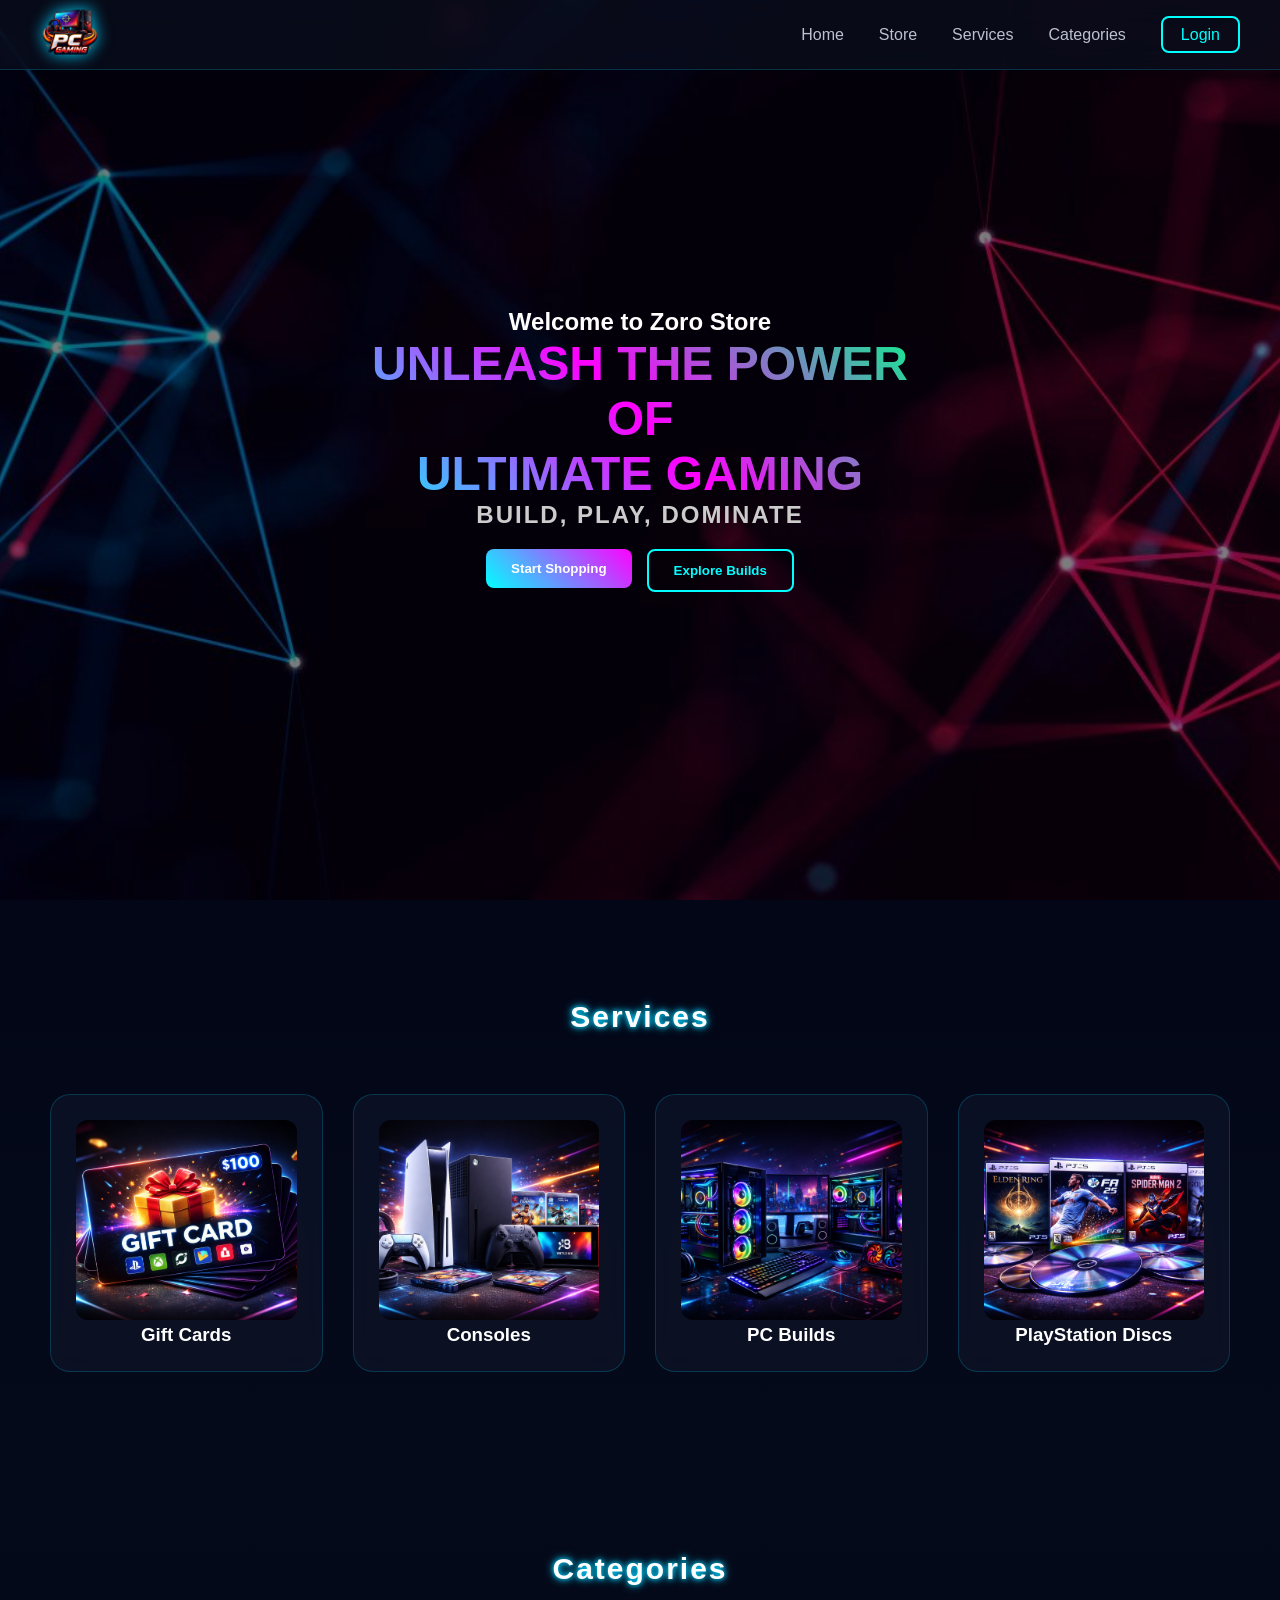
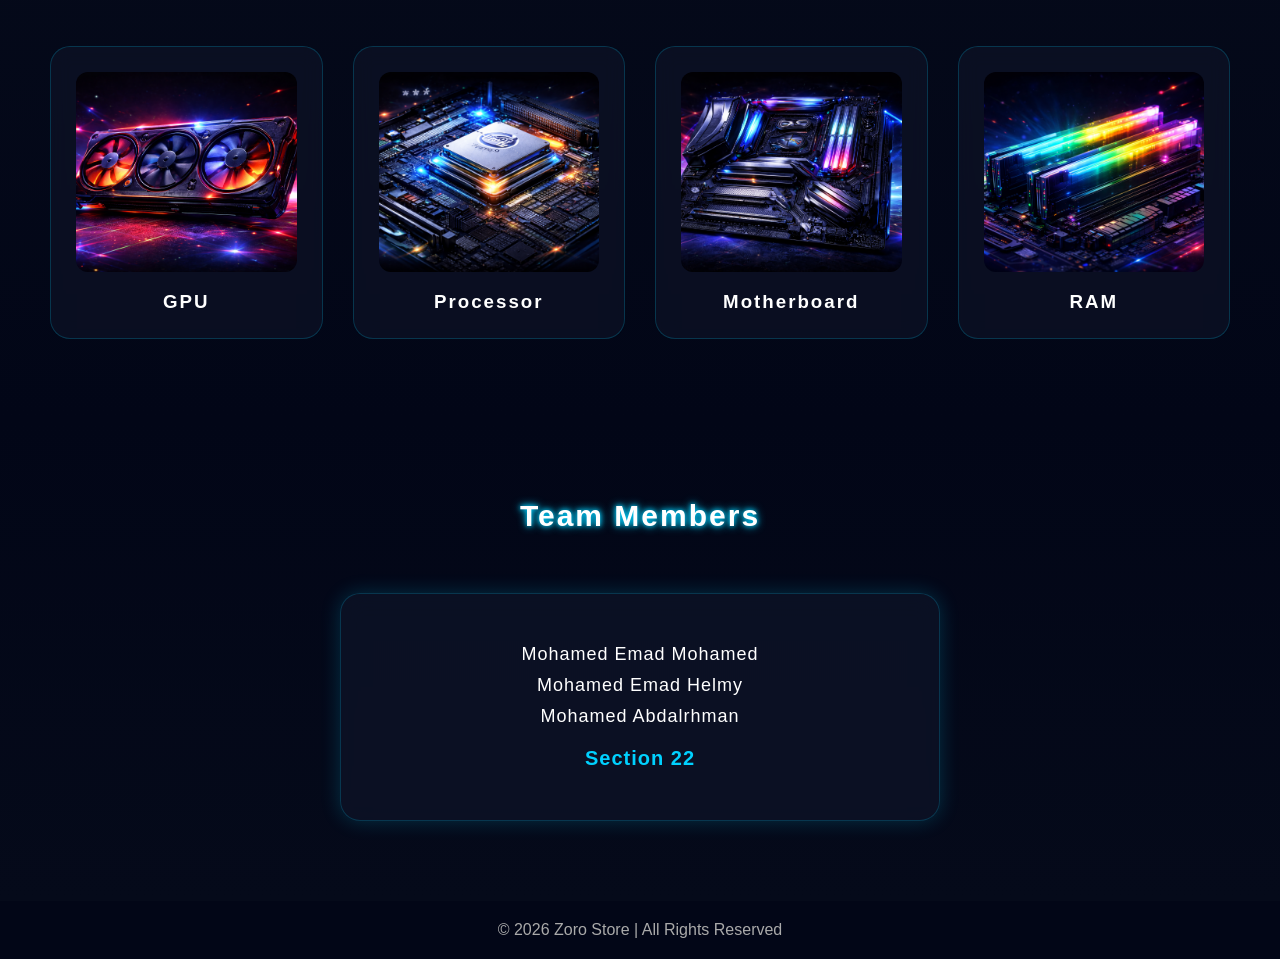
<file: index.html>
<!DOCTYPE html>
<html lang="en">
<head>
    <meta charset="UTF-8">
    <meta name="viewport" content="width=device-width, initial-scale=1.0">
    <title>Zoro Store</title>

    <link rel="stylesheet" href="index.css">

    <style>
        html {
            scroll-behavior: smooth;
        }
    </style>
</head>

<body>

<!-- ===== NAVBAR ===== -->
<header class="container">
    <div class="icon">
        <img src="image/logo.png" alt="logo">
    </div>

    <nav class="nav">
        <ul>
            <li><a href="#home">Home</a></li>
            <li><a href="store.html">Store</a></li> 
            <li><a href="#services">Services</a></li>
            <li><a href="#categories">Categories</a></li>
            <li><a href="login.html" class="login-btn">Login</a></li>
        </ul>
    </nav>
</header>

<!-- ===== LANDING ===== -->
<section id="home" class="landing">
    <div class="overlay"></div>

    <div class="text">
        <h1>Welcome to Zoro Store</h1>

        <h1 class="power">
            UNLEASH THE POWER OF <br>
            ULTIMATE GAMING
        </h1>

        <h2>BUILD, PLAY, DOMINATE</h2>

        <div class="buttons">
            <a href="store.html"><button class="btn primary">Start Shopping</button></a>
            <a href="#categories"><button class="btn secondary">Explore Builds</button></a>
        </div>
    </div>
</section>

<!-- ===== SERVICES ===== -->
<section id="services" class="services-section">

    <h2 class="section-title">Services</h2>

    <div class="services">

        <div class="card">
            <img src="image/gift-cards.png" alt="">
            <h3>Gift Cards</h3>
        </div>

        <div class="card">
            <img src="image/consoles.png" alt="">
            <h3>Consoles</h3>
        </div>

        <div class="card">
            <img src="image/pc.png" alt="">
            <h3>PC Builds</h3>
        </div>

        <div class="card">
            <img src="image/discs.png" alt="">
            <h3>PlayStation Discs</h3>
        </div>

    </div>
</section>

<!-- ===== CATEGORIES ===== -->
<section id="categories" class="categories-section">

    <h2 class="section-title">Categories</h2>

    <div class="categories">

        <div class="category-card">
            <img src="image/gpu.png" alt="">
            <h3>GPU</h3>
        </div>

        <div class="category-card">
            <img src="image/cpu.png" alt="">
            <h3>Processor</h3>
        </div>

        <div class="category-card">
            <img src="image/mother.png" alt="">
            <h3>Motherboard</h3>
        </div>

        <div class="category-card">
            <img src="image/ram.png" alt="">
            <h3>RAM</h3>
        </div>

    </div>
</section>

<!-- ===== TEAM SECTION ===== -->
<section class="team-section">

    <h2 class="section-title">Team Members</h2>

    <div class="team-container">
        <p>Mohamed Emad Mohamed</p>
        <p>Mohamed Emad Helmy</p>
        <p>Mohamed Abdalrhman</p>
        <p class="section">Section 22</p>
    </div>

</section>

<!-- ===== FOOTER ===== -->
<footer class="footer">
    <p>© 2026 Zoro Store | All Rights Reserved</p>
</footer>

</body>
</html>
</file>
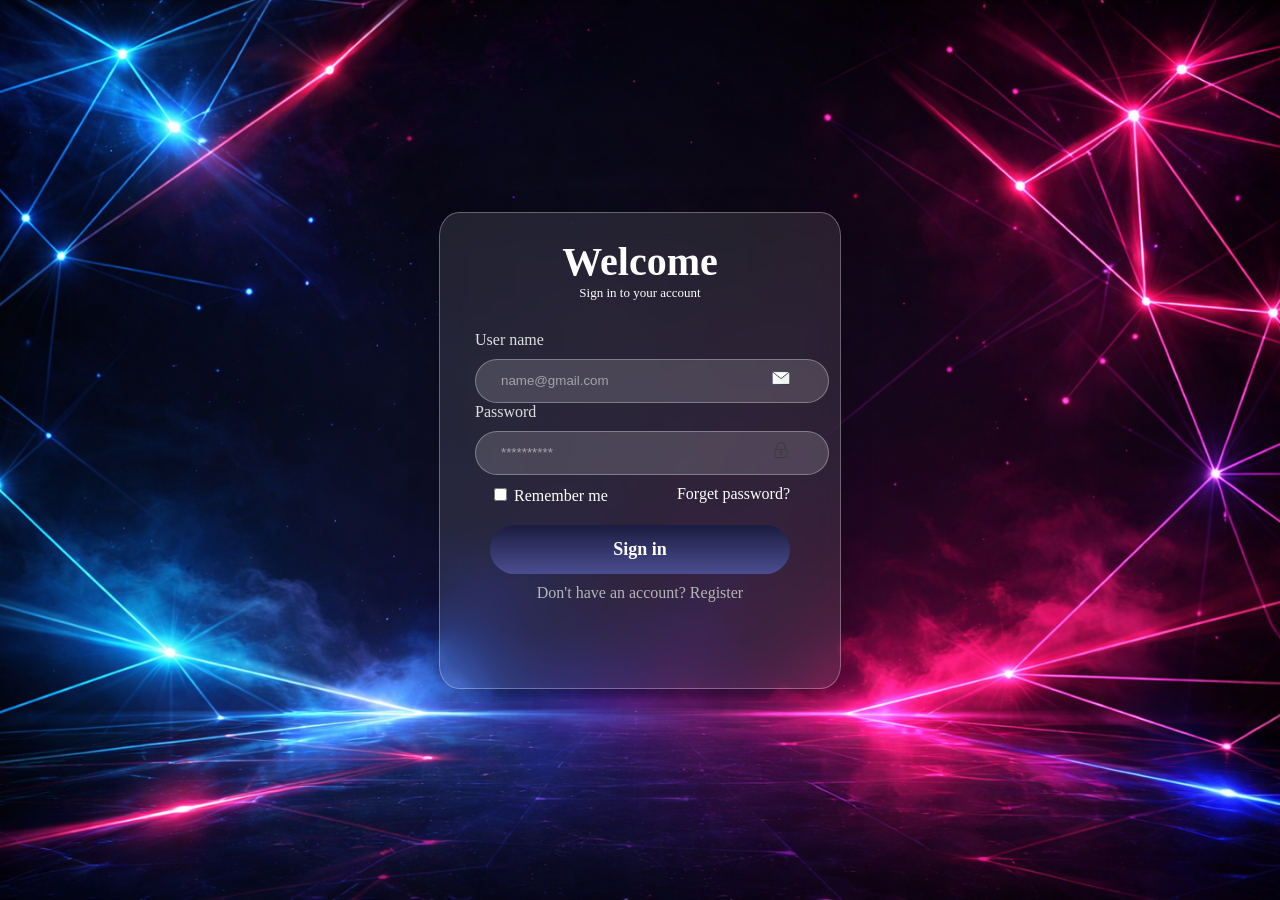
<file: login.html>
<!DOCTYPE html>
<html lang="en">
<head>
    <meta charset="UTF-8">
    <meta name="viewport" content="width=device-width, initial-scale=1.0">
    <title>Login</title>
    <link rel="stylesheet" href="login.css">
</head>
<body>

    <div class="container">
        
        <form target="_blank">
            
            <div class="text">
                <h1>Welcome</h1>
                <p>Sign in to your account</p>
            </div>

            <div class="user">
                <label>User name</label>
                <input type="email" placeholder="name@gmail.com" required>
                <img src="image/envelope_526900.png" alt="">
            </div>

            <div class="pass">
                <label>Password</label>
                <input type="password" placeholder="**********" required>
                <img src="image/confirm-password-1.png" alt="">
            </div>

            <div class="rem">
                <div class="check">
                    <input type="checkbox">
                    <label>Remember me</label>
                </div>
                <a href="#">Forget password?</a>
            </div>

            <div class="btn">
                <a href="index.html" class="btn-link">Sign in</a>
            </div>

            <div class="register">
                <a href="#">Don't have an account? Register</a>
            </div>

        </form>

    </div>

</body>
</html>
</file>
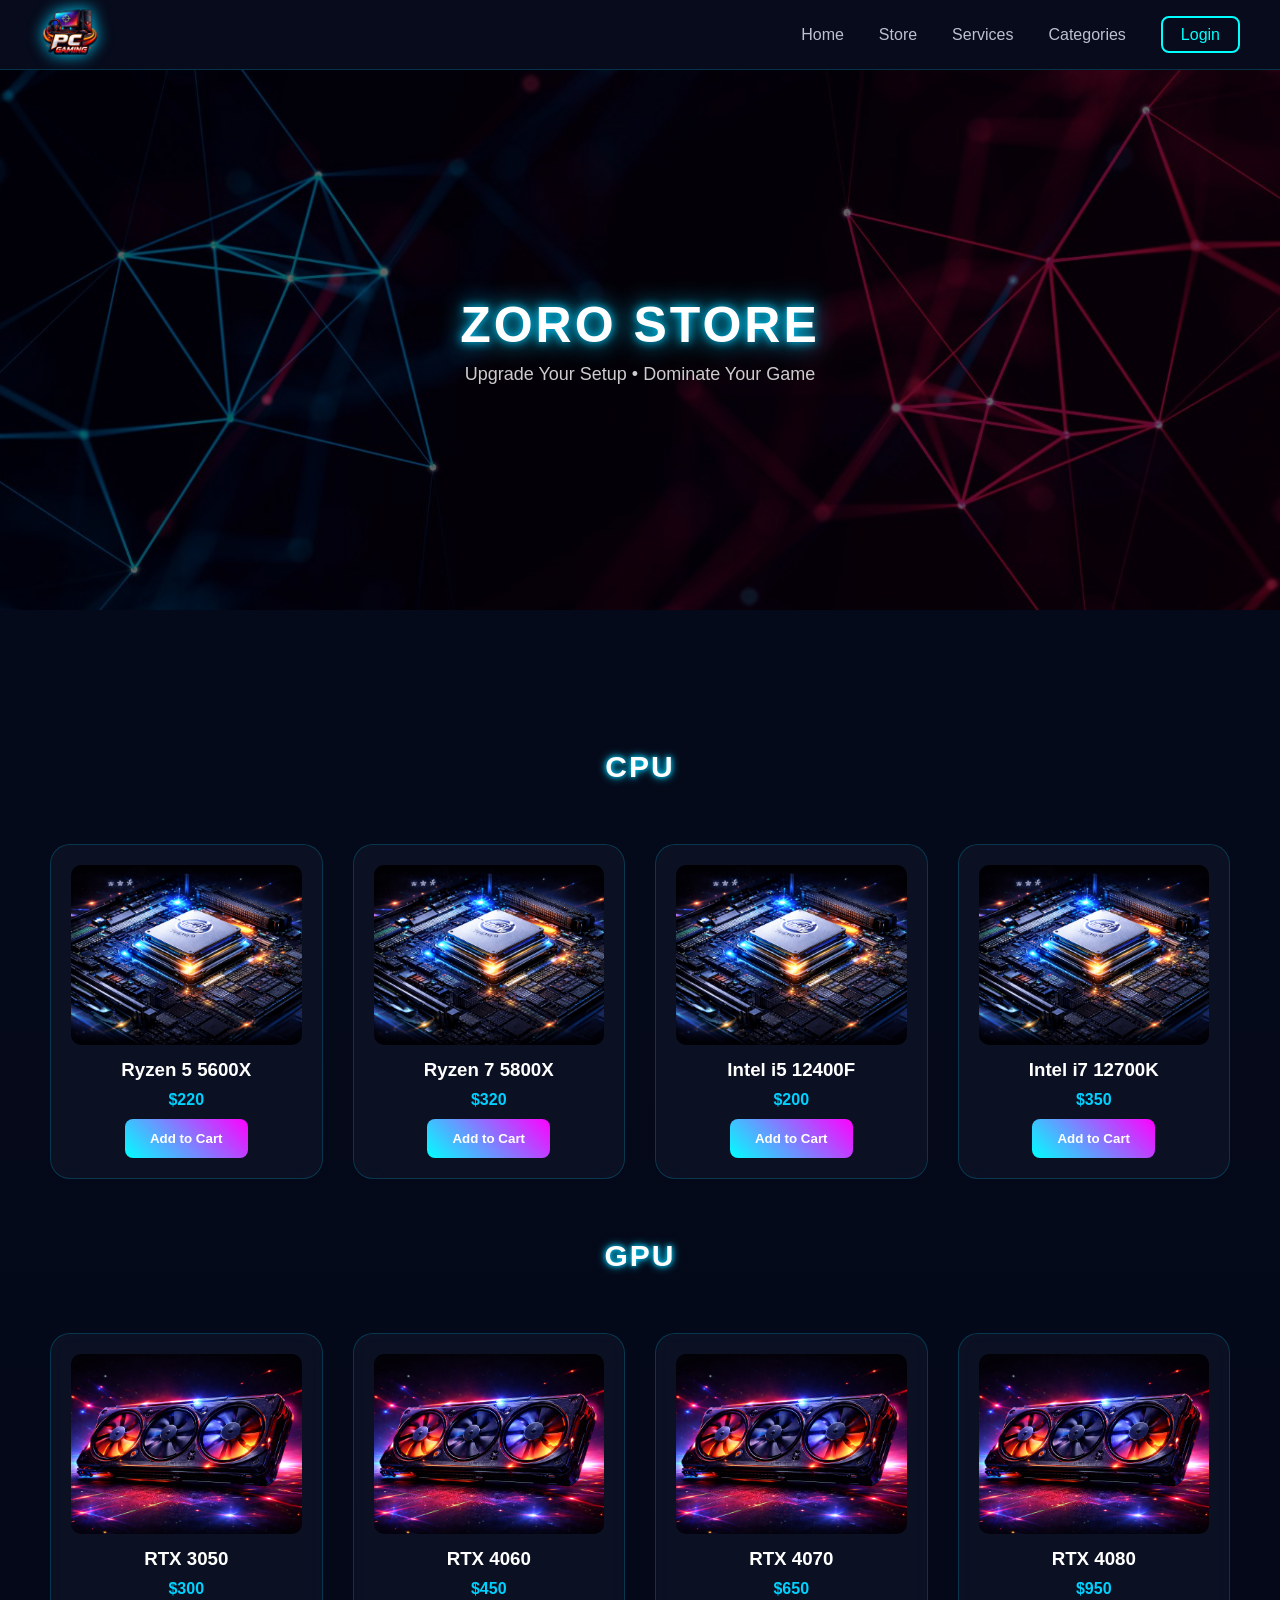
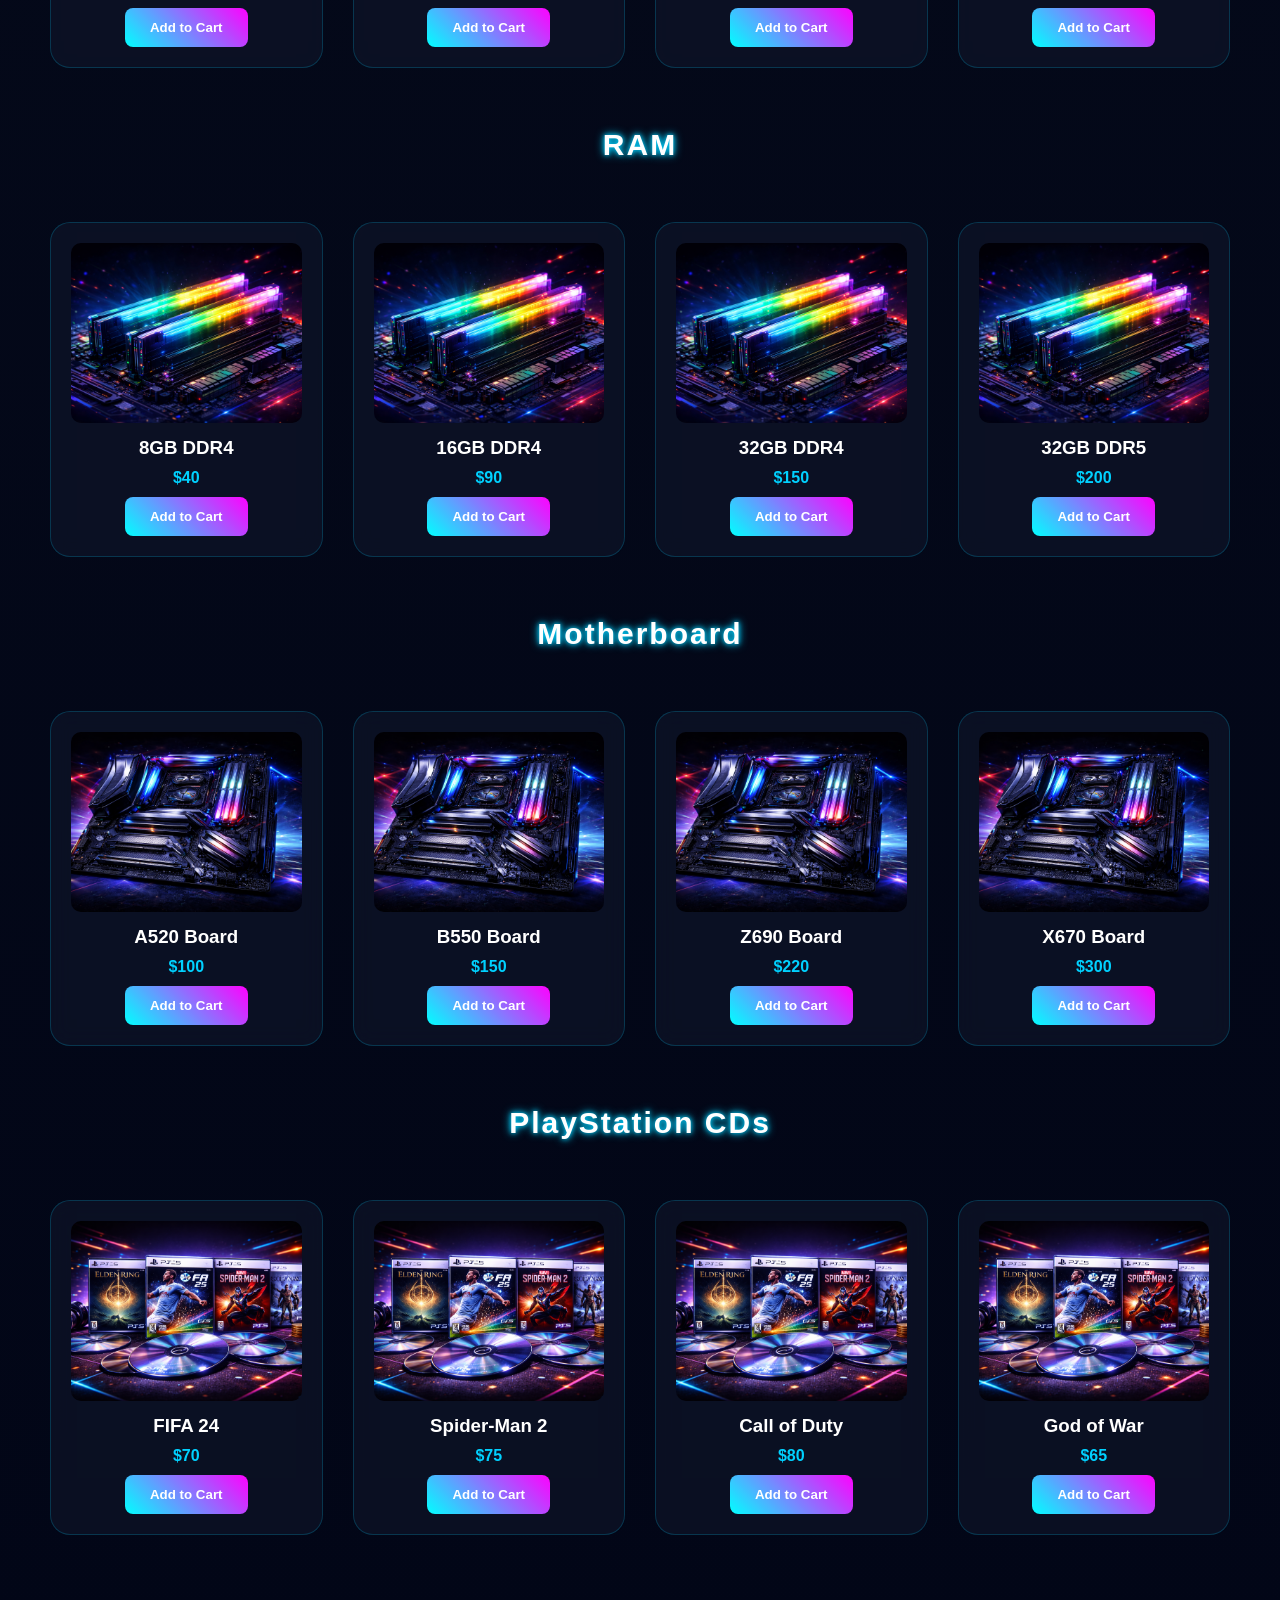
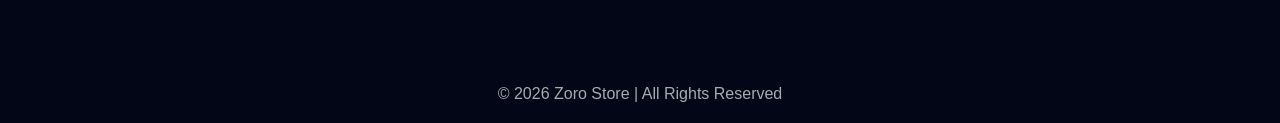
<file: store.html>
<!DOCTYPE html>
<html lang="en">
<head>
    <meta charset="UTF-8">
    <meta name="viewport" content="width=device-width, initial-scale=1.0">
    <title>Store | Zoro</title>

    <link rel="stylesheet" href="index.css">

    <style>
        html {
            scroll-behavior: smooth;
        }
    </style>
</head>

<body>

<!-- ===== NAVBAR ===== -->
<header class="container">
    <div class="icon">
        <img src="image/logo.png">
    </div>

    <nav class="nav">
        <ul>
            <li><a href="index.html">Home</a></li>
            <li><a href="store.html">Store</a></li>
            <li><a href="index.html#services">Services</a></li>
            <li><a href="index.html#categories">Categories</a></li>
            <li><a href="login.html" class="login-btn">Login</a></li>
        </ul>
    </nav>
</header>

<section class="store-hero">
    <div class="overlay"></div>

    <div class="hero-content">
        <h1>ZORO STORE</h1>
        <p>Upgrade Your Setup • Dominate Your Game</p>
    </div>
</section>

<!-- ===== STORE ===== -->
<section class="store-section">

    <!-- CPU -->
    <h2 class="section-title">CPU</h2>
    <div class="products">

        <div class="product-card">
            <img src="image/cpu.png">
            <h3>Ryzen 5 5600X</h3>
            <p class="price">$220</p>
            <button class="btn primary">Add to Cart</button>
        </div>

        <div class="product-card">
            <img src="image/cpu.png">
            <h3>Ryzen 7 5800X</h3>
            <p class="price">$320</p>
            <button class="btn primary">Add to Cart</button>
        </div>

        <div class="product-card">
            <img src="image/cpu.png">
            <h3>Intel i5 12400F</h3>
            <p class="price">$200</p>
            <button class="btn primary">Add to Cart</button>
        </div>

        <div class="product-card">
            <img src="image/cpu.png">
            <h3>Intel i7 12700K</h3>
            <p class="price">$350</p>
            <button class="btn primary">Add to Cart</button>
        </div>

    </div>

    <!-- GPU -->
    <h2 class="section-title">GPU</h2>
    <div class="products">

        <div class="product-card">
            <img src="image/gpu.png">
            <h3>RTX 3050</h3>
            <p class="price">$300</p>
            <button class="btn primary">Add to Cart</button>
        </div>

        <div class="product-card">
            <img src="image/gpu.png">
            <h3>RTX 4060</h3>
            <p class="price">$450</p>
            <button class="btn primary">Add to Cart</button>
        </div>

        <div class="product-card">
            <img src="image/gpu.png">
            <h3>RTX 4070</h3>
            <p class="price">$650</p>
            <button class="btn primary">Add to Cart</button>
        </div>

        <div class="product-card">
            <img src="image/gpu.png">
            <h3>RTX 4080</h3>
            <p class="price">$950</p>
            <button class="btn primary">Add to Cart</button>
        </div>

    </div>

    <!-- RAM -->
    <h2 class="section-title">RAM</h2>
    <div class="products">

        <div class="product-card">
            <img src="image/ram.png">
            <h3>8GB DDR4</h3>
            <p class="price">$40</p>
            <button class="btn primary">Add to Cart</button>
        </div>

        <div class="product-card">
            <img src="image/ram.png">
            <h3>16GB DDR4</h3>
            <p class="price">$90</p>
            <button class="btn primary">Add to Cart</button>
        </div>

        <div class="product-card">
            <img src="image/ram.png">
            <h3>32GB DDR4</h3>
            <p class="price">$150</p>
            <button class="btn primary">Add to Cart</button>
        </div>

        <div class="product-card">
            <img src="image/ram.png">
            <h3>32GB DDR5</h3>
            <p class="price">$200</p>
            <button class="btn primary">Add to Cart</button>
        </div>

    </div>

    <!-- Motherboard -->
    <h2 class="section-title">Motherboard</h2>
    <div class="products">

        <div class="product-card">
            <img src="image/mother.png">
            <h3>A520 Board</h3>
            <p class="price">$100</p>
            <button class="btn primary">Add to Cart</button>
        </div>

        <div class="product-card">
            <img src="image/mother.png">
            <h3>B550 Board</h3>
            <p class="price">$150</p>
            <button class="btn primary">Add to Cart</button>
        </div>

        <div class="product-card">
            <img src="image/mother.png">
            <h3>Z690 Board</h3>
            <p class="price">$220</p>
            <button class="btn primary">Add to Cart</button>
        </div>

        <div class="product-card">
            <img src="image/mother.png">
            <h3>X670 Board</h3>
            <p class="price">$300</p>
            <button class="btn primary">Add to Cart</button>
        </div>

    </div>

    <!-- CDs -->
    <h2 class="section-title">PlayStation CDs</h2>
    <div class="products">

        <div class="product-card">
            <img src="image/discs.png">
            <h3>FIFA 24</h3>
            <p class="price">$70</p>
            <button class="btn primary">Add to Cart</button>
        </div>

        <div class="product-card">
            <img src="image/discs.png">
            <h3>Spider-Man 2</h3>
            <p class="price">$75</p>
            <button class="btn primary">Add to Cart</button>
        </div>

        <div class="product-card">
            <img src="image/discs.png">
            <h3>Call of Duty</h3>
            <p class="price">$80</p>
            <button class="btn primary">Add to Cart</button>
        </div>

        <div class="product-card">
            <img src="image/discs.png">
            <h3>God of War</h3>
            <p class="price">$65</p>
            <button class="btn primary">Add to Cart</button>
        </div>

    </div>

</section>

<!-- ===== FOOTER ===== -->
<footer class="footer">
    <p>© 2026 Zoro Store | All Rights Reserved</p>
</footer>

</body>
</html>
</file>
<file: index.css>
/* ===== RESET ===== */
* {
    margin: 0;
    padding: 0;
    box-sizing: border-box;
}

body {
    font-family: Arial, sans-serif;
    background: #020617;
}

/* ===== NAVBAR ===== */
.container {
    position: fixed;
    top: 0;
    left: 0;
    width: 100%;
    height: 70px;

    display: flex;
    justify-content: space-between;
    align-items: center;

    padding: 0 40px;

    background: rgba(10, 15, 30, 0.7);
    backdrop-filter: blur(15px);

    border-bottom: 1px solid rgba(0, 209, 255, 0.2);
    z-index: 1000;
}

/* Logo */
.icon img {
    height: 60px;
    filter: drop-shadow(0 0 8px #00D1FF);
}

/* Nav */
.nav ul {
    list-style: none;
    display: flex;
    gap: 35px;
}

/* Links */
.nav a {
    text-decoration: none;
    color: #bcc1cf;
    font-size: 16px;
    position: relative;
    transition: 0.3s;
}

/* Hover */
.nav a:hover {
    color: #00D1FF;
}

/* Underline */
.nav a::after {
    content: "";
    position: absolute;
    left: 0;
    bottom: -6px;
    width: 0%;
    height: 2px;
    background: linear-gradient(90deg, #00D1FF, #FF2E63);
    transition: 0.3s;
}

.nav a:hover::after {
    width: 100%;
}

/* ===== LOGIN BUTTON ===== */
.login-btn {
    padding: 8px 18px;
    border: 2px solid #00ffff;
    border-radius: 8px;
    color: #00ffff !important;
    transition: 0.3s;
}

.login-btn:hover {
    background: #00ffff;
    color: black !important;
    box-shadow: 0 0 10px #00ffff;
}

/* ===== LANDING ===== */
.landing {
    position: relative;
    height: 100vh;

    display: flex;
    justify-content: center;
    align-items: center;
    text-align: center;

   background-image: url("image/landing.jfif");
    background-size: cover;
    background-position: center;
}

/* Overlay */
.overlay {
    position: absolute;
    width: 100%;
    height: 100%;
    background: rgba(0,0,0,0.5);
}

/* Text */
.landing .text {
    position: relative;
    z-index: 2;
    max-width: 600px;
}

.landing h1 {
    color: white;
}

.landing h2 {
    color: #ccc;
    letter-spacing: 2px;
}

.power {
    font-size: 48px;
    font-weight: bold;

    background: linear-gradient(45deg, #00ffff, #ff00ff, #00ff88);
    -webkit-background-clip: text;
    -webkit-text-fill-color: transparent;
}

/* ===== BUTTONS ===== */
.buttons {
    margin-top: 20px;
    display: flex;
    justify-content: center;
    gap: 15px;
}

.btn {
    padding: 12px 25px;
    border: none;
    border-radius: 8px;
    cursor: pointer;
    font-weight: bold;
    transition: 0.3s;
}

/* Primary */
.btn.primary {
    background: linear-gradient(45deg, #00ffff, #ff00ff);
    color: white;
}

.btn.primary:hover {
    transform: scale(1.05);
    box-shadow: 0 0 15px #ff00ff;
}

/* Secondary */
.btn.secondary {
    background: transparent;
    border: 2px solid #00ffff;
    color: #00ffff;
}

.btn.secondary:hover {
    background: #00ffff;
    color: black;
}

/* ===== SERVICES ===== */
.services-section {
    padding: 100px 50px;
    background: linear-gradient(180deg, #020617, #050a1a);
}

/* Title */
.section-title {
    text-align: center;
    font-size: 30px;
    color: #fff;
    margin-bottom: 60px;
    letter-spacing: 2px;

    text-shadow:
        0 0 5px #00D1FF,
        0 0 10px #00D1FF;
}

/* Grid */
.services {
    display: grid;
    grid-template-columns: repeat(4, 1fr);
    gap: 30px;
}

/* Card */
.card {
    background: rgba(15, 20, 40, 0.7);
    border-radius: 20px;
    padding: 25px;
    text-align: center;

    backdrop-filter: blur(12px);
    border: 1px solid rgba(0, 209, 255, 0.2);

    transition: 0.4s;
    cursor: pointer;
}

.card img {
    width: 100%;
    height: 200px;
    object-fit: cover;
    border-radius: 12px;
}

.card h3 {
    color: #fff;
}

.card:hover {
    transform: translateY(-10px) scale(1.05);
    border: 1px solid #00D1FF;
    box-shadow: 0 0 20px #00D1FF;
}

/* ===== CATEGORIES ===== */
.categories-section {
    padding: 80px 50px;
    background: linear-gradient(180deg, #050a1a, #020617);
}

.categories {
    display: grid;
    grid-template-columns: repeat(4, 1fr);
    gap: 30px;
}

.category-card {
    background: rgba(15, 20, 40, 0.6);
    border-radius: 20px;
    padding: 25px;
    text-align: center;

    backdrop-filter: blur(10px);
    border: 1px solid rgba(0, 209, 255, 0.2);

    transition: 0.4s;
    cursor: pointer;
}

.category-card img {
    width: 100%;
    height: 200px;
    object-fit: cover;
    border-radius: 12px;
}

.category-card h3 {
    color: white;
    margin-top: 15px;
    letter-spacing: 2px;
}

.category-card:hover {
    transform: translateY(-10px) scale(1.05);
    border: 1px solid #00D1FF;
}

/* ===== STORE HERO ===== */
.store-hero {
    position: relative;
    height: 60vh;
    margin-top: 70px;

    display: flex;
    justify-content: center;
    align-items: center;
    text-align: center;

    background-image: url("image/landing.jfif");
    background-size: cover;
    background-position: center;
}

/* overlay */
.store-hero .overlay {
    position: absolute;
    top: 0;
    left: 0;
    width: 100%;
    height: 100%;
    background: rgba(0, 0, 0, 0.6);
}

/* content */
.hero-content {
    position: relative;
    z-index: 2;
}

.hero-content h1 {
    font-size: 50px;
    color: white;
    letter-spacing: 3px;

    text-shadow:
        0 0 10px #00D1FF,
        0 0 25px #00D1FF;
}

.hero-content p {
    color: #ccc;
    margin-top: 10px;
    font-size: 18px;
}

/* ===== STORE ===== */
.store-section {
    padding: 80px 50px;
    background: linear-gradient(180deg, #050a1a, #020617);
}

.products {
    display: grid;
    grid-template-columns: repeat(4, 1fr);
    gap: 30px;
    margin-bottom: 50px;
}

/* PRODUCT CARD */
.product-card {
    background: rgba(15, 20, 40, 0.7);
    border-radius: 20px;
    padding: 20px;
    text-align: center;

    backdrop-filter: blur(10px);
    border: 1px solid rgba(0, 209, 255, 0.2);

    transition: 0.4s;
    cursor: pointer;
}

.product-card img {
    width: 100%;
    height: 180px;
    object-fit: cover;
    border-radius: 10px;
}

.product-card h3 {
    color: #fff;
    margin: 10px 0;
}

.price {
    color: #00D1FF;
    font-weight: bold;
    margin-bottom: 10px;
}

.product-card:hover {
    transform: translateY(-10px) scale(1.05);
    border: 1px solid #00D1FF;
    box-shadow: 0 0 20px #00D1FF;
}

.store-section .section-title {
    margin-top: 60px;
}
/* ===== TEAM SECTION ===== */
.team-section {
    padding: 80px 50px;
    background: linear-gradient(180deg, #020617, #050a1a);
    text-align: center;
}

.team-container {
    background: rgba(15, 20, 40, 0.7);
    border-radius: 20px;
    padding: 40px;
    max-width: 600px;
    margin: auto;

    backdrop-filter: blur(12px);
    border: 1px solid rgba(0, 209, 255, 0.2);

    box-shadow: 0 0 20px rgba(0, 209, 255, 0.2);
}

.team-container p {
    color: white;
    font-size: 18px;
    margin: 10px 0;
    letter-spacing: 1px;
}

.team-container .section {
    margin-top: 20px;
    color: #00D1FF;
    font-weight: bold;
    font-size: 20px;
}


/* ===== FOOTER ===== */
.footer {
    text-align: center;
    padding: 20px;
    background: #020617;
    color: #aaa;
}
</file>
<file: login.css>
body {
    min-height: 100vh;
    margin: 0;
    display: flex; /*centring*/
    justify-content: center; /*y-axis*/
    align-items: center; /*x-axis*/
    background-image: url(image/background.png);
    background-size: cover;
    background-position: center;
}

.container {
    width: 400px;
    height: 475px;
    border-radius: 5%;
    background: rgba(255,255,255,0.1);
    backdrop-filter: blur(15px);
    border: 1px solid rgba(255, 255, 255, 0.3); /*حدود*/
    box-shadow: 0 8px 32px rgba(0, 0, 0, 0.2);
}

/* TEXT */
.text h1,
.text p {
    display: flex;
    justify-content: center;
    color: white;
}

.text h1 {
    margin: 25px 0 0;
    font-size: 40px;
}

.text p {
    margin: 0 0 30px;
    font-size: small;
}

/* INPUTS */
.user, .pass {
    position: relative;
}

.user label, .pass label {
    margin-left: 35px; 
    color: rgb(222, 222, 222);
}

.user input, .pass input {
    width: 325px;
    height: 40px;
    border-radius: 100px;
    margin: 10px 0 0 35px;/*top right bottom left*/
    background: rgba(255, 255, 255, 0.15);
    border: 1px solid rgba(255, 255, 255, 0.3);
    padding-left: 25px;/*حدود داخليه */
    color: white;
}

.user input::placeholder,
.pass input::placeholder {
    color: rgba(255,255,255,0.5);
}

/* ICONS */
.user img, .pass img {
    width: 18px;
    position: absolute;
    right: 50px;
    top: 38px;
}

/* REMEMBER */
.rem {
    display: flex;
    justify-content: space-between;
    padding: 0 50px;
    margin-top: 10px;
}

.rem a,
.rem label {
    color: white;
    text-decoration: none;
}

/* BUTTON LINK */
.btn {
    margin-top: 20px;
    text-align: center;
}

.btn-link {
    display: block;
    width: 300px;
    margin: auto;
    background: linear-gradient(to bottom, #1b1c3f, #4a4e91);
    color: white;
    font-weight: bold;
    font-size: 18px;
    border-radius: 30px;
    padding: 14px 0;
    text-align: center;
    text-decoration: none;
    cursor: pointer;/*mouse*/
    transition: 0.3s;/*حركه*/
}

.btn-link:hover {
    background: linear-gradient(to bottom, #2c2f63, #5b67b7);
    transform: translateY(-2px);
}/*حركه*/

.btn-link:active {
    transform: scale(0.95);
}

/* REGISTER */
.register {
    text-align: center;
    margin-top: 10px;
}

.register a {
    color: #b5b5b5;
    text-decoration: none;
}
</file>
